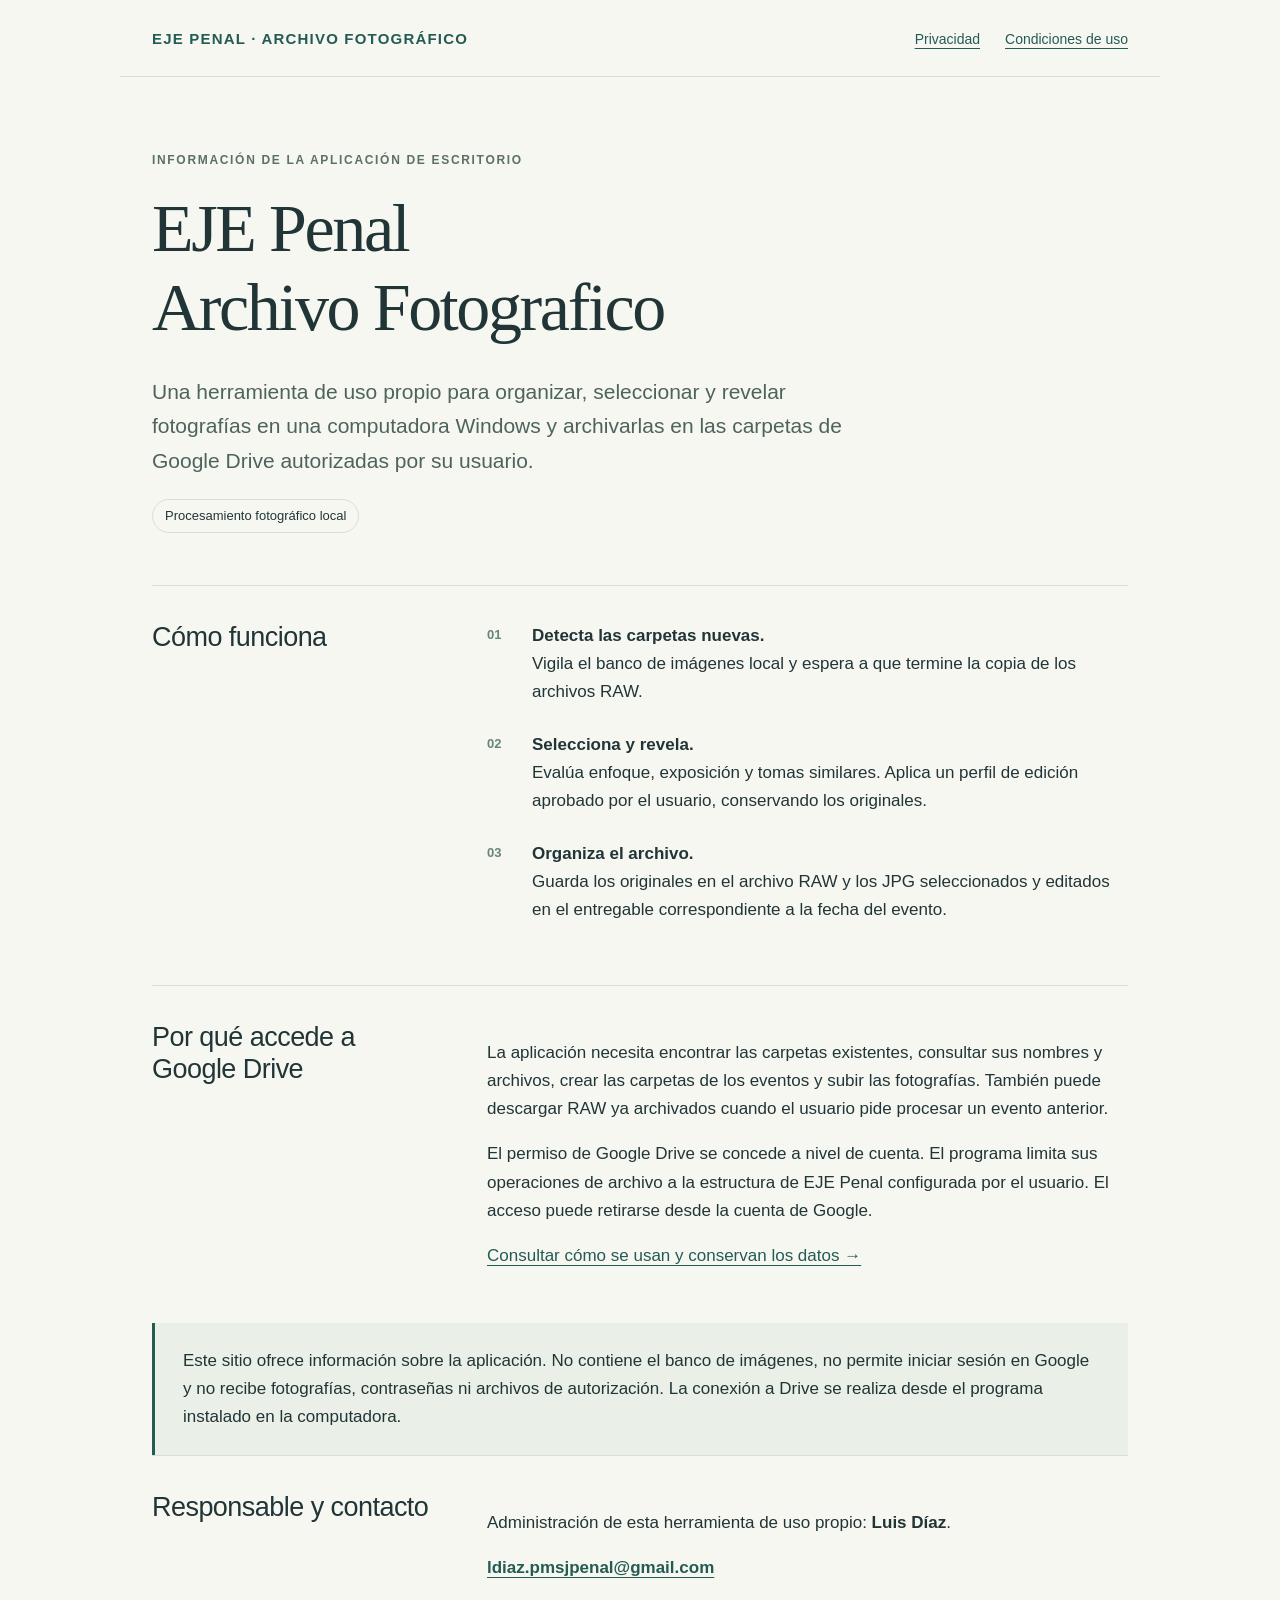
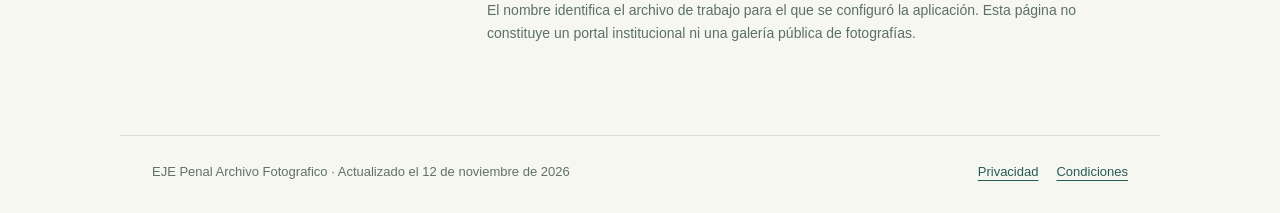
<file: index.html>
<!doctype html>
<html lang="es"><head><meta charset="utf-8"><meta name="viewport" content="width=device-width,initial-scale=1"><title>EJE Penal Archivo Fotografico — Información de la aplicación</title><meta name="description" content="Información de EJE Penal Archivo Fotografico, herramienta local de organización, selección y revelado de fotografías con archivo en Google Drive."><link rel="stylesheet" href="styles.css"></head>
<body><a class="skip" href="#contenido">Ir al contenido</a><header><a class="brand" href="./">EJE PENAL · ARCHIVO FOTOGRÁFICO</a><nav aria-label="Navegación principal"><a href="privacidad/">Privacidad</a><a href="condiciones/">Condiciones de uso</a></nav></header>
<main id="contenido"><section class="hero"><span class="eyebrow">Información de la aplicación de escritorio</span><h1>EJE Penal<br>Archivo Fotografico</h1><p class="lead">Una herramienta de uso propio para organizar, seleccionar y revelar fotografías en una computadora Windows y archivarlas en las carpetas de Google Drive autorizadas por su usuario.</p><span class="stamp">Procesamiento fotográfico local</span></section>
<section class="split rule"><h2>Cómo funciona</h2><ol class="steps"><li><strong>Detecta las carpetas nuevas.</strong>Vigila el banco de imágenes local y espera a que termine la copia de los archivos RAW.</li><li><strong>Selecciona y revela.</strong>Evalúa enfoque, exposición y tomas similares. Aplica un perfil de edición aprobado por el usuario, conservando los originales.</li><li><strong>Organiza el archivo.</strong>Guarda los originales en el archivo RAW y los JPG seleccionados y editados en el entregable correspondiente a la fecha del evento.</li></ol></section>
<section class="split rule"><h2>Por qué accede a Google Drive</h2><div><p>La aplicación necesita encontrar las carpetas existentes, consultar sus nombres y archivos, crear las carpetas de los eventos y subir las fotografías. También puede descargar RAW ya archivados cuando el usuario pide procesar un evento anterior.</p><p>El permiso de Google Drive se concede a nivel de cuenta. El programa limita sus operaciones de archivo a la estructura de EJE Penal configurada por el usuario. El acceso puede retirarse desde la cuenta de Google.</p><p><a href="privacidad/">Consultar cómo se usan y conservan los datos →</a></p></div></section>
<section class="notice"><p>Este sitio ofrece información sobre la aplicación. No contiene el banco de imágenes, no permite iniciar sesión en Google y no recibe fotografías, contraseñas ni archivos de autorización. La conexión a Drive se realiza desde el programa instalado en la computadora.</p></section>
<section class="split rule" id="contacto"><h2>Responsable y contacto</h2><div><p>Administración de esta herramienta de uso propio: <strong>Luis Díaz</strong>.</p><p class="contact"><a href="mailto:ldiaz.pmsjpenal@gmail.com">ldiaz.pmsjpenal@gmail.com</a></p><p class="meta">El nombre identifica el archivo de trabajo para el que se configuró la aplicación. Esta página no constituye un portal institucional ni una galería pública de fotografías.</p></div></section></main>
<footer><span>EJE Penal Archivo Fotografico · Actualizado el 12 de noviembre de 2026</span><div class="footer-links"><a href="privacidad/">Privacidad</a><a href="condiciones/">Condiciones</a></div></footer></body></html>
</file>
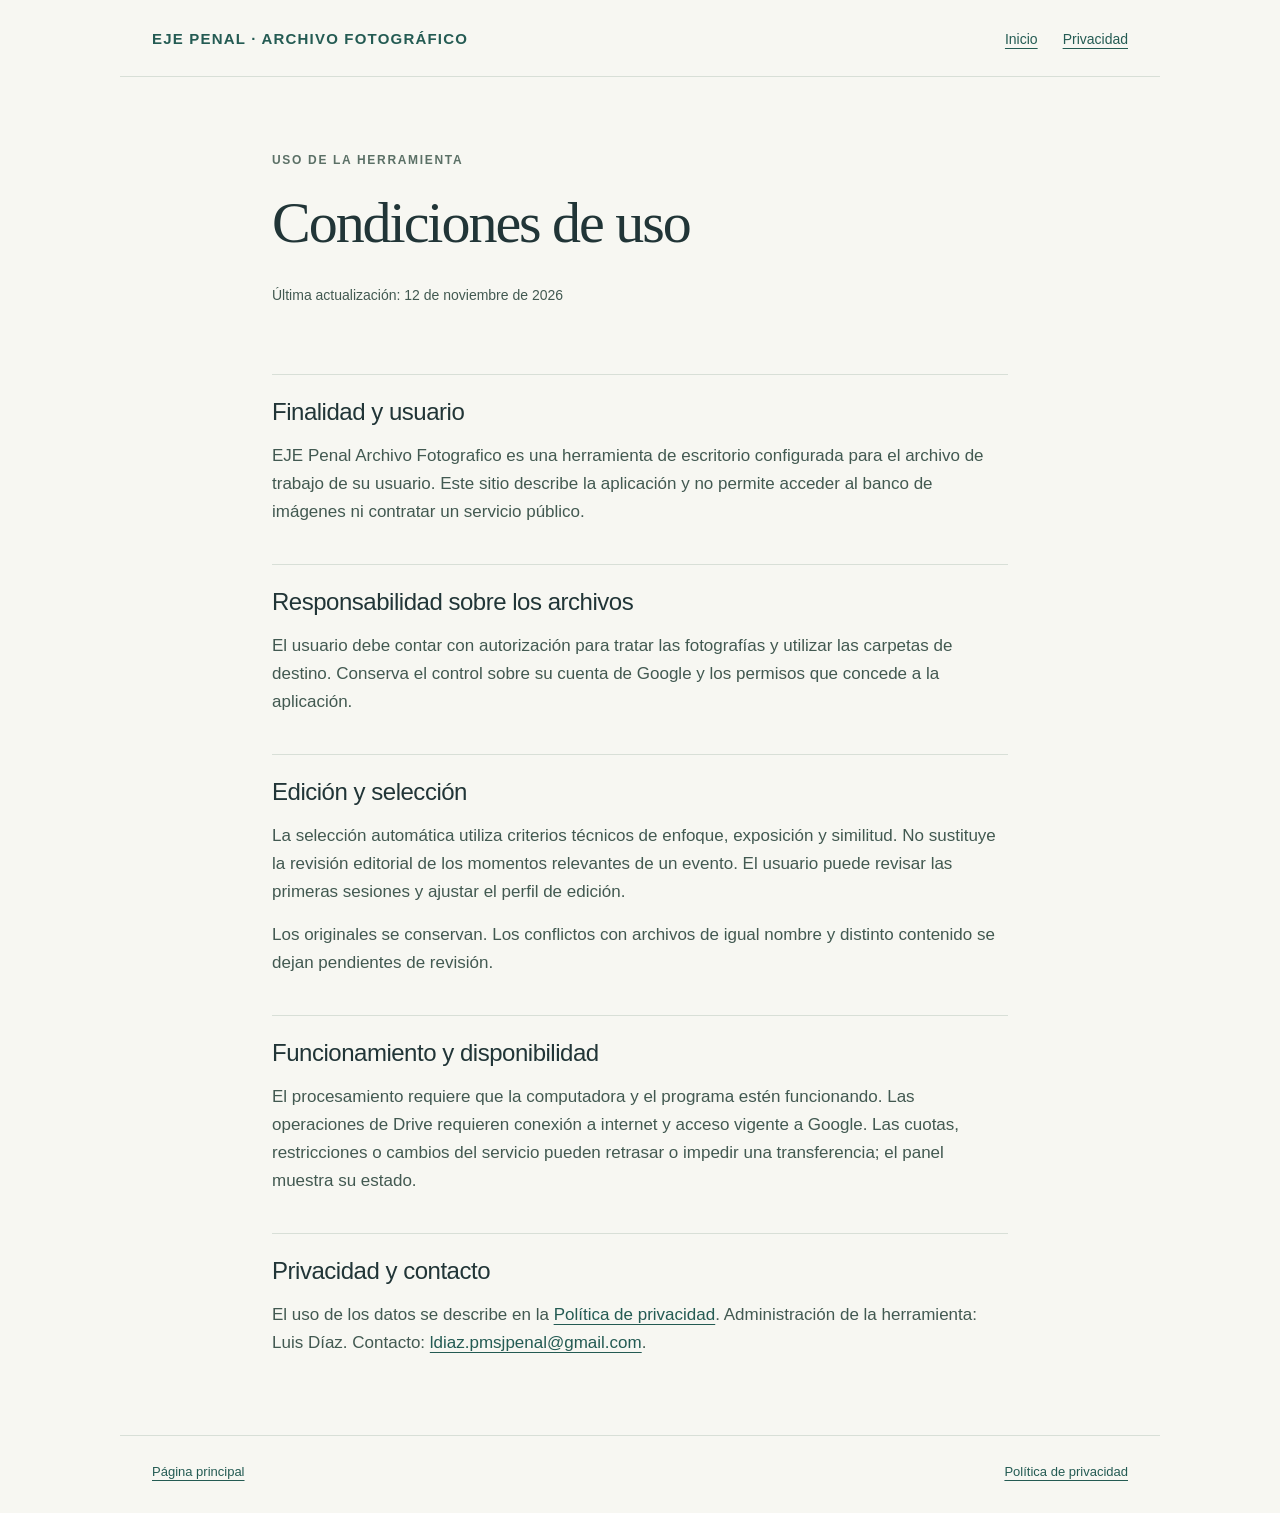
<file: condiciones/index.html>
<!doctype html>
<html lang="es"><head><meta charset="utf-8"><meta name="viewport" content="width=device-width,initial-scale=1"><title>Condiciones de uso — EJE Penal Archivo Fotografico</title><link rel="stylesheet" href="../styles.css"></head>
<body><a class="skip" href="#contenido">Ir al contenido</a><header><a class="brand" href="../">EJE PENAL · ARCHIVO FOTOGRÁFICO</a><nav aria-label="Navegación principal"><a href="../">Inicio</a><a href="../privacidad/">Privacidad</a></nav></header>
<main id="contenido" class="prose"><div class="hero"><span class="eyebrow">Uso de la herramienta</span><h1>Condiciones de uso</h1><p class="meta">Última actualización: 12 de noviembre de 2026</p></div><section><h2>Finalidad y usuario</h2><p>EJE Penal Archivo Fotografico es una herramienta de escritorio configurada para el archivo de trabajo de su usuario. Este sitio describe la aplicación y no permite acceder al banco de imágenes ni contratar un servicio público.</p></section><section><h2>Responsabilidad sobre los archivos</h2><p>El usuario debe contar con autorización para tratar las fotografías y utilizar las carpetas de destino. Conserva el control sobre su cuenta de Google y los permisos que concede a la aplicación.</p></section><section><h2>Edición y selección</h2><p>La selección automática utiliza criterios técnicos de enfoque, exposición y similitud. No sustituye la revisión editorial de los momentos relevantes de un evento. El usuario puede revisar las primeras sesiones y ajustar el perfil de edición.</p><p>Los originales se conservan. Los conflictos con archivos de igual nombre y distinto contenido se dejan pendientes de revisión.</p></section><section><h2>Funcionamiento y disponibilidad</h2><p>El procesamiento requiere que la computadora y el programa estén funcionando. Las operaciones de Drive requieren conexión a internet y acceso vigente a Google. Las cuotas, restricciones o cambios del servicio pueden retrasar o impedir una transferencia; el panel muestra su estado.</p></section><section><h2>Privacidad y contacto</h2><p>El uso de los datos se describe en la <a href="../privacidad/">Política de privacidad</a>. Administración de la herramienta: Luis Díaz. Contacto: <a href="mailto:ldiaz.pmsjpenal@gmail.com">ldiaz.pmsjpenal@gmail.com</a>.</p></section></main><footer><a href="../">Página principal</a><a href="../privacidad/">Política de privacidad</a></footer></body></html>
</file>
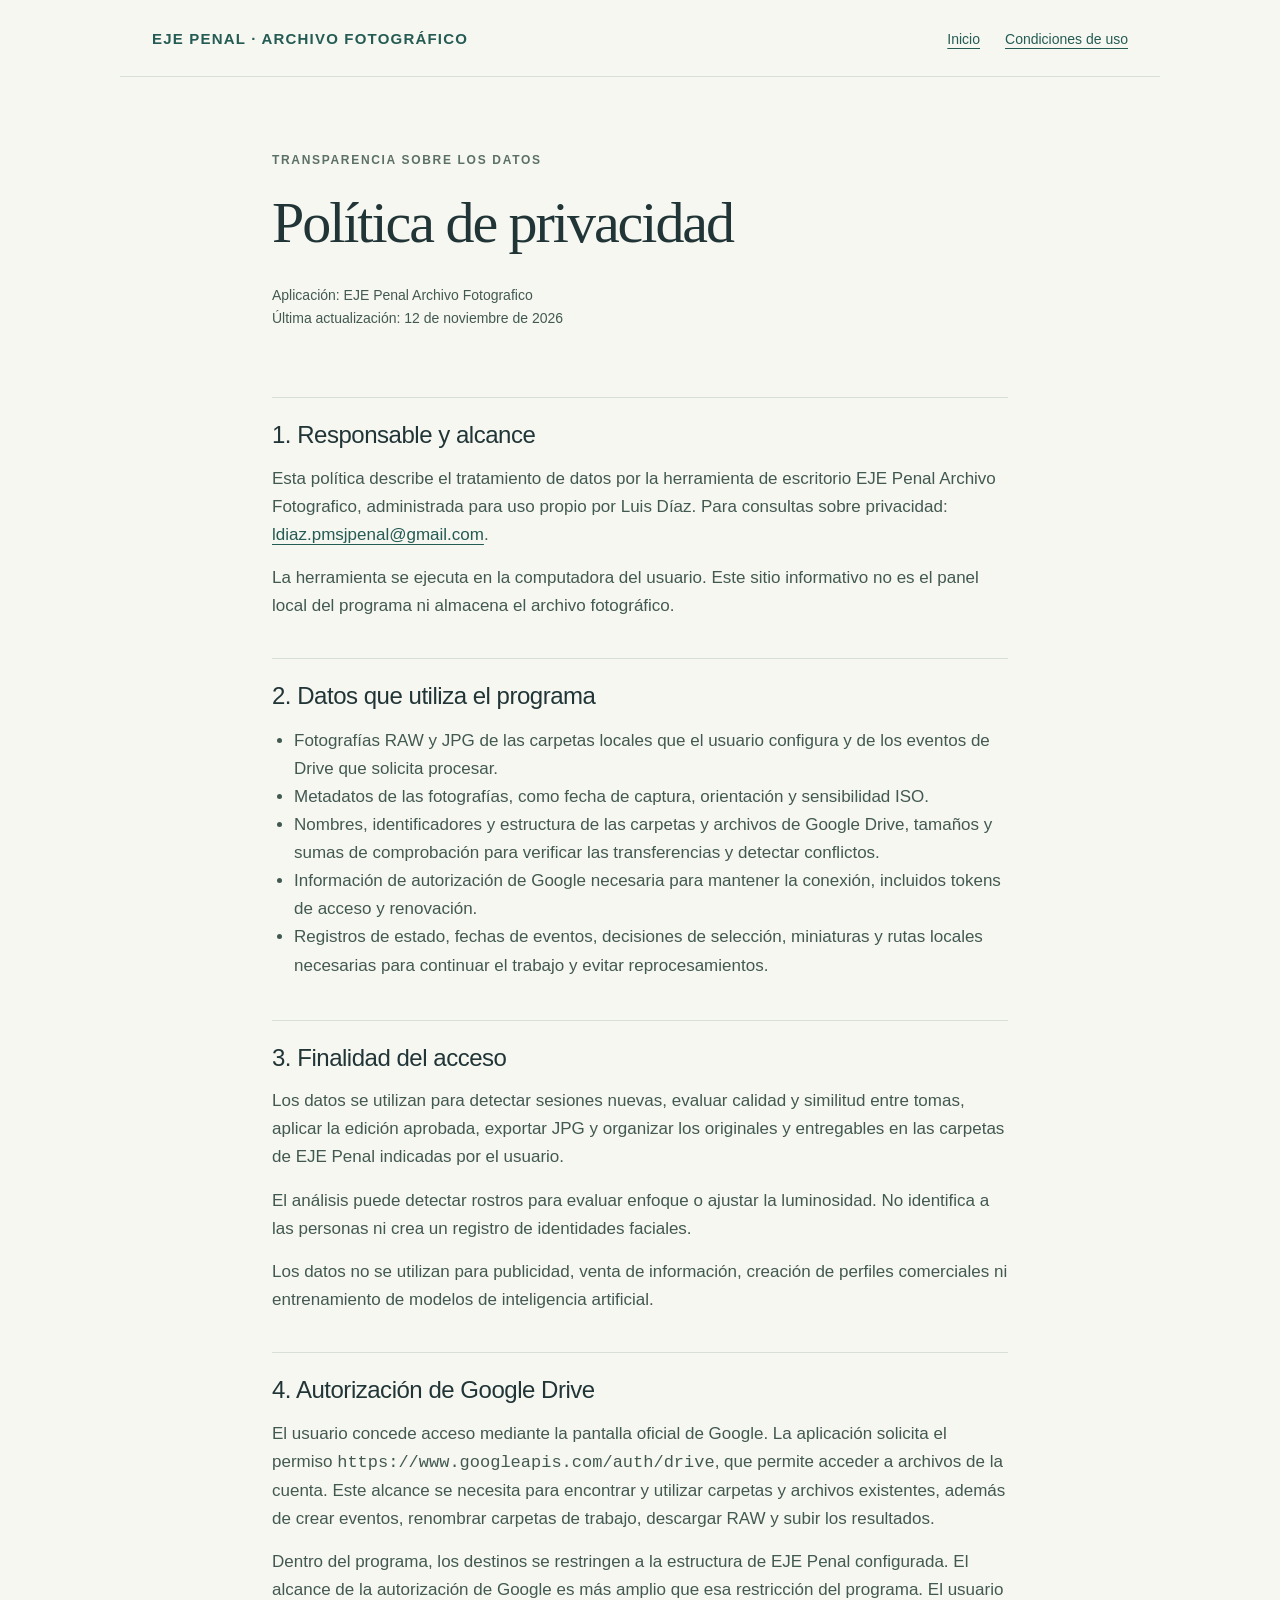
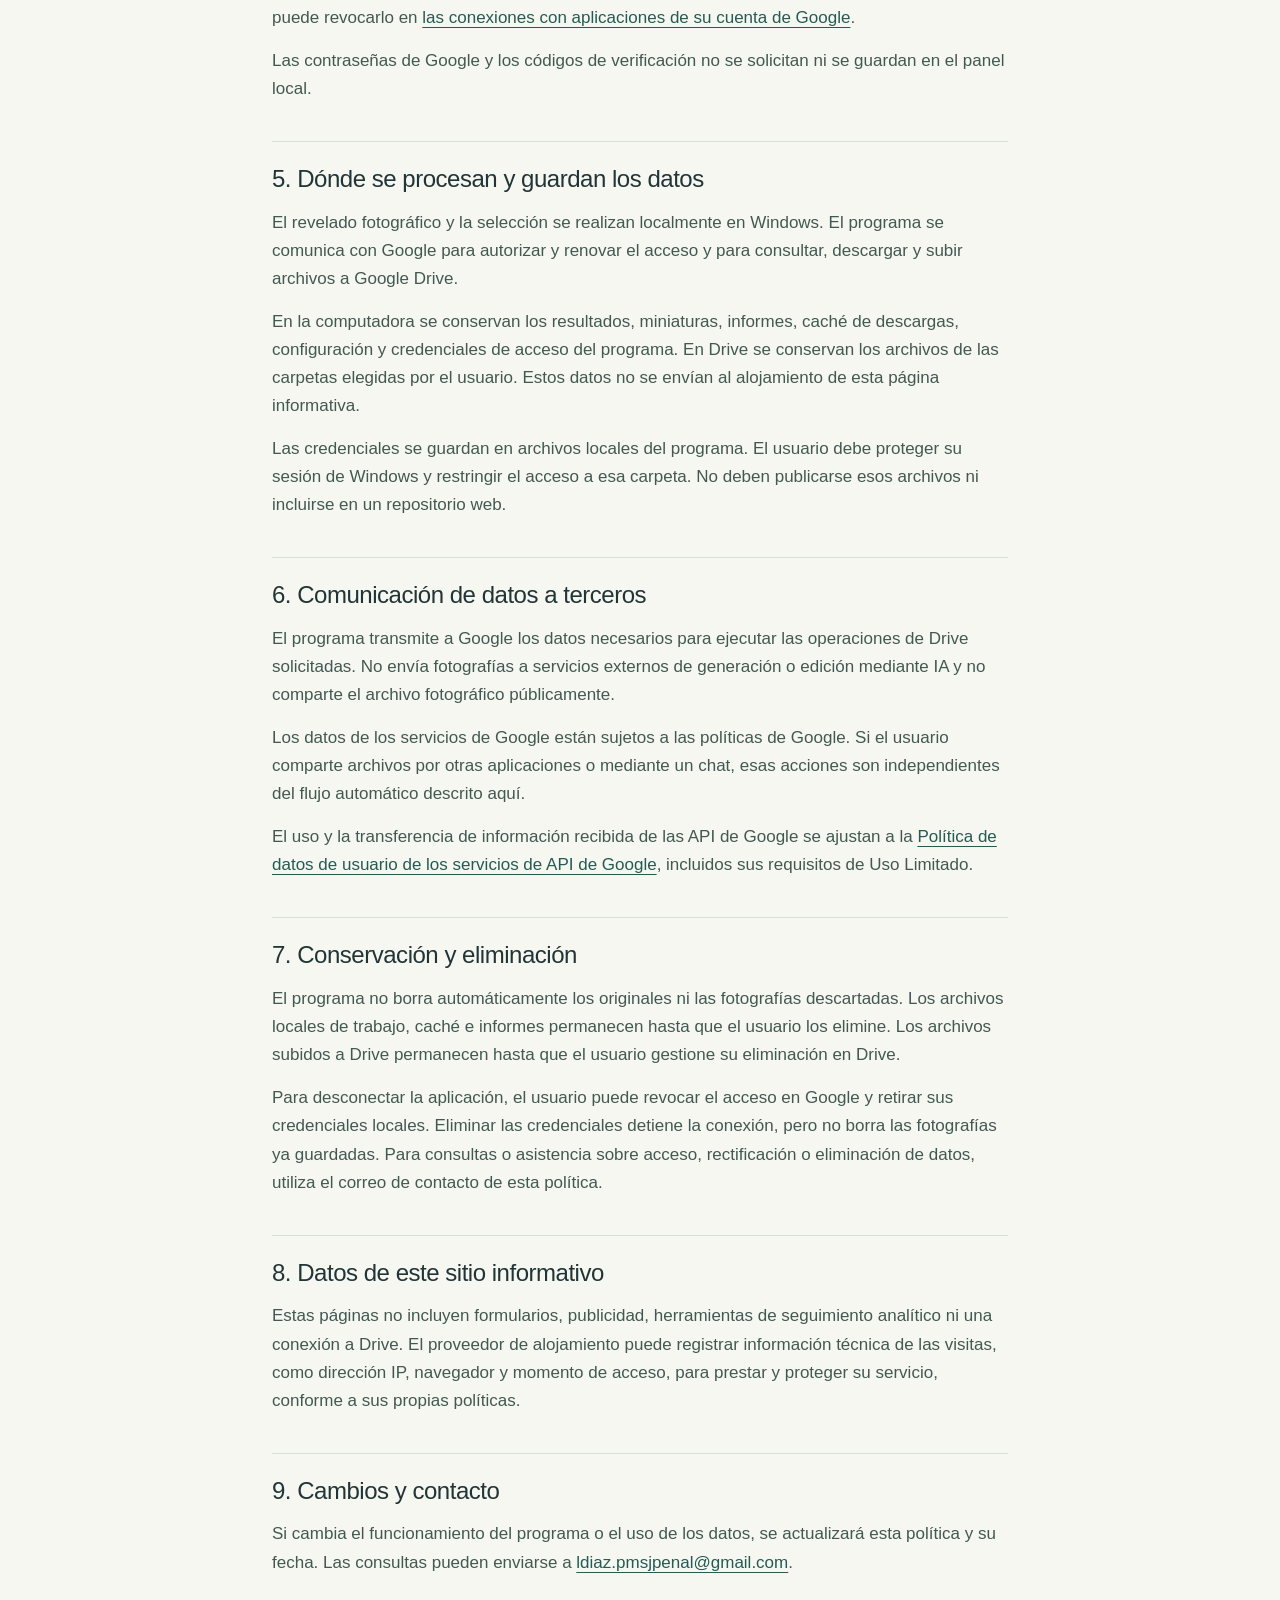
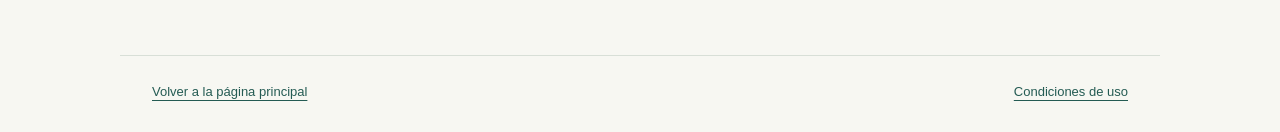
<file: privacidad/index.html>
<!doctype html>
<html lang="es"><head><meta charset="utf-8"><meta name="viewport" content="width=device-width,initial-scale=1"><title>Política de privacidad — EJE Penal Archivo Fotografico</title><meta name="description" content="Cómo EJE Penal Archivo Fotografico accede, utiliza, conserva y protege los datos locales y de Google Drive."><link rel="stylesheet" href="../styles.css"></head>
<body><a class="skip" href="#contenido">Ir al contenido</a><header><a class="brand" href="../">EJE PENAL · ARCHIVO FOTOGRÁFICO</a><nav aria-label="Navegación principal"><a href="../">Inicio</a><a href="../condiciones/">Condiciones de uso</a></nav></header>
<main id="contenido" class="prose"><div class="hero"><span class="eyebrow">Transparencia sobre los datos</span><h1>Política de privacidad</h1><p class="meta">Aplicación: EJE Penal Archivo Fotografico<br>Última actualización: 12 de noviembre de 2026</p></div>
<section><h2>1. Responsable y alcance</h2><p>Esta política describe el tratamiento de datos por la herramienta de escritorio EJE Penal Archivo Fotografico, administrada para uso propio por Luis Díaz. Para consultas sobre privacidad: <a href="mailto:ldiaz.pmsjpenal@gmail.com">ldiaz.pmsjpenal@gmail.com</a>.</p><p>La herramienta se ejecuta en la computadora del usuario. Este sitio informativo no es el panel local del programa ni almacena el archivo fotográfico.</p></section>
<section><h2>2. Datos que utiliza el programa</h2><ul><li>Fotografías RAW y JPG de las carpetas locales que el usuario configura y de los eventos de Drive que solicita procesar.</li><li>Metadatos de las fotografías, como fecha de captura, orientación y sensibilidad ISO.</li><li>Nombres, identificadores y estructura de las carpetas y archivos de Google Drive, tamaños y sumas de comprobación para verificar las transferencias y detectar conflictos.</li><li>Información de autorización de Google necesaria para mantener la conexión, incluidos tokens de acceso y renovación.</li><li>Registros de estado, fechas de eventos, decisiones de selección, miniaturas y rutas locales necesarias para continuar el trabajo y evitar reprocesamientos.</li></ul></section>
<section><h2>3. Finalidad del acceso</h2><p>Los datos se utilizan para detectar sesiones nuevas, evaluar calidad y similitud entre tomas, aplicar la edición aprobada, exportar JPG y organizar los originales y entregables en las carpetas de EJE Penal indicadas por el usuario.</p><p>El análisis puede detectar rostros para evaluar enfoque o ajustar la luminosidad. No identifica a las personas ni crea un registro de identidades faciales.</p><p>Los datos no se utilizan para publicidad, venta de información, creación de perfiles comerciales ni entrenamiento de modelos de inteligencia artificial.</p></section>
<section><h2>4. Autorización de Google Drive</h2><p>El usuario concede acceso mediante la pantalla oficial de Google. La aplicación solicita el permiso <code>https://www.googleapis.com/auth/drive</code>, que permite acceder a archivos de la cuenta. Este alcance se necesita para encontrar y utilizar carpetas y archivos existentes, además de crear eventos, renombrar carpetas de trabajo, descargar RAW y subir los resultados.</p><p>Dentro del programa, los destinos se restringen a la estructura de EJE Penal configurada. El alcance de la autorización de Google es más amplio que esa restricción del programa. El usuario puede revocarlo en <a href="https://myaccount.google.com/connections" rel="noopener noreferrer">las conexiones con aplicaciones de su cuenta de Google</a>.</p><p>Las contraseñas de Google y los códigos de verificación no se solicitan ni se guardan en el panel local.</p></section>
<section><h2>5. Dónde se procesan y guardan los datos</h2><p>El revelado fotográfico y la selección se realizan localmente en Windows. El programa se comunica con Google para autorizar y renovar el acceso y para consultar, descargar y subir archivos a Google Drive.</p><p>En la computadora se conservan los resultados, miniaturas, informes, caché de descargas, configuración y credenciales de acceso del programa. En Drive se conservan los archivos de las carpetas elegidas por el usuario. Estos datos no se envían al alojamiento de esta página informativa.</p><p>Las credenciales se guardan en archivos locales del programa. El usuario debe proteger su sesión de Windows y restringir el acceso a esa carpeta. No deben publicarse esos archivos ni incluirse en un repositorio web.</p></section>
<section><h2>6. Comunicación de datos a terceros</h2><p>El programa transmite a Google los datos necesarios para ejecutar las operaciones de Drive solicitadas. No envía fotografías a servicios externos de generación o edición mediante IA y no comparte el archivo fotográfico públicamente.</p><p>Los datos de los servicios de Google están sujetos a las políticas de Google. Si el usuario comparte archivos por otras aplicaciones o mediante un chat, esas acciones son independientes del flujo automático descrito aquí.</p><p>El uso y la transferencia de información recibida de las API de Google se ajustan a la <a href="https://developers.google.com/terms/api-services-user-data-policy" rel="noopener noreferrer">Política de datos de usuario de los servicios de API de Google</a>, incluidos sus requisitos de Uso Limitado.</p></section>
<section><h2>7. Conservación y eliminación</h2><p>El programa no borra automáticamente los originales ni las fotografías descartadas. Los archivos locales de trabajo, caché e informes permanecen hasta que el usuario los elimine. Los archivos subidos a Drive permanecen hasta que el usuario gestione su eliminación en Drive.</p><p>Para desconectar la aplicación, el usuario puede revocar el acceso en Google y retirar sus credenciales locales. Eliminar las credenciales detiene la conexión, pero no borra las fotografías ya guardadas. Para consultas o asistencia sobre acceso, rectificación o eliminación de datos, utiliza el correo de contacto de esta política.</p></section>
<section><h2>8. Datos de este sitio informativo</h2><p>Estas páginas no incluyen formularios, publicidad, herramientas de seguimiento analítico ni una conexión a Drive. El proveedor de alojamiento puede registrar información técnica de las visitas, como dirección IP, navegador y momento de acceso, para prestar y proteger su servicio, conforme a sus propias políticas.</p></section>
<section><h2>9. Cambios y contacto</h2><p>Si cambia el funcionamiento del programa o el uso de los datos, se actualizará esta política y su fecha. Las consultas pueden enviarse a <a href="mailto:ldiaz.pmsjpenal@gmail.com">ldiaz.pmsjpenal@gmail.com</a>.</p></section></main>
<footer><a href="../">Volver a la página principal</a><a href="../condiciones/">Condiciones de uso</a></footer></body></html>
</file>
<file: styles.css>
:root{font-family:Segoe UI,Arial,sans-serif;color:#213537;background:#f7f7f2;font-size:17px;line-height:1.65;--accent:#245b53;--rule:#d8dfd7}*{box-sizing:border-box}body{margin:0}a{color:var(--accent);text-underline-offset:4px}a:hover{color:#122e29}a:focus-visible{outline:3px solid #a88d4b;outline-offset:5px}header,main,footer{max-width:1040px;margin:auto;padding:0 32px}header{display:flex;justify-content:space-between;align-items:center;gap:24px;padding-top:27px;padding-bottom:24px;border-bottom:1px solid var(--rule)}.brand{font-size:15px;letter-spacing:.08em;font-weight:700;text-decoration:none}.eyebrow{text-transform:uppercase;font-size:12px;letter-spacing:.14em;color:#5b7066;font-weight:600}nav{display:flex;gap:25px;font-size:14px}h1,h2,h3{line-height:1.16;font-weight:500}h1{font-family:Georgia,serif;font-size:clamp(39px,6vw,68px);letter-spacing:-.035em;margin:16px 0 28px;max-width:900px}h2{font-size:27px;letter-spacing:-.02em;margin:0 0 20px}h3{font-size:19px}.hero{padding:68px 0 52px}.lead{max-width:720px;font-size:21px;color:#4d635c}.stamp{display:inline-block;border:1px solid var(--rule);border-radius:30px;padding:5px 12px;font-size:13px}.rule{border-top:1px solid var(--rule);padding:36px 0}.split{display:grid;grid-template-columns:280px 1fr;gap:55px}.steps{counter-reset:steps;list-style:none;padding:0;margin:0}.steps li{position:relative;padding:0 0 25px 45px}.steps li:before{counter-increment:steps;content:counter(steps,decimal-leading-zero);position:absolute;left:0;top:2px;color:#698478;font-size:13px;font-weight:700}.steps strong{display:block;font-weight:600}.notice{background:#eaf0e7;padding:24px 28px;border-left:3px solid var(--accent)}.notice p{margin:0}.prose{max-width:800px}.prose h1{font-size:clamp(36px,5vw,58px)}.prose section{padding:23px 0;border-top:1px solid var(--rule)}.prose p,.prose li{color:#425951}.prose h2{font-size:24px;margin:0 0 16px}.prose p{margin:0 0 15px}ul{padding-left:22px}.meta{font-size:14px;color:#5b7066}.contact{font-weight:600;overflow-wrap:anywhere}footer{border-top:1px solid var(--rule);margin-top:40px;padding-top:25px;padding-bottom:30px;display:flex;justify-content:space-between;gap:20px;font-size:13px;color:#607267}.footer-links{display:flex;gap:18px}.skip{position:absolute;top:-100px;left:16px;background:#fff;padding:10px}.skip:focus{top:5px}@media(max-width:680px){header,main,footer{padding-left:22px;padding-right:22px}header{align-items:flex-start;flex-direction:column;gap:13px}nav{gap:18px}.hero{padding-top:44px}.split{grid-template-columns:1fr;gap:10px}.lead{font-size:19px}footer{flex-direction:column}.notice{padding:20px}}
</file>
